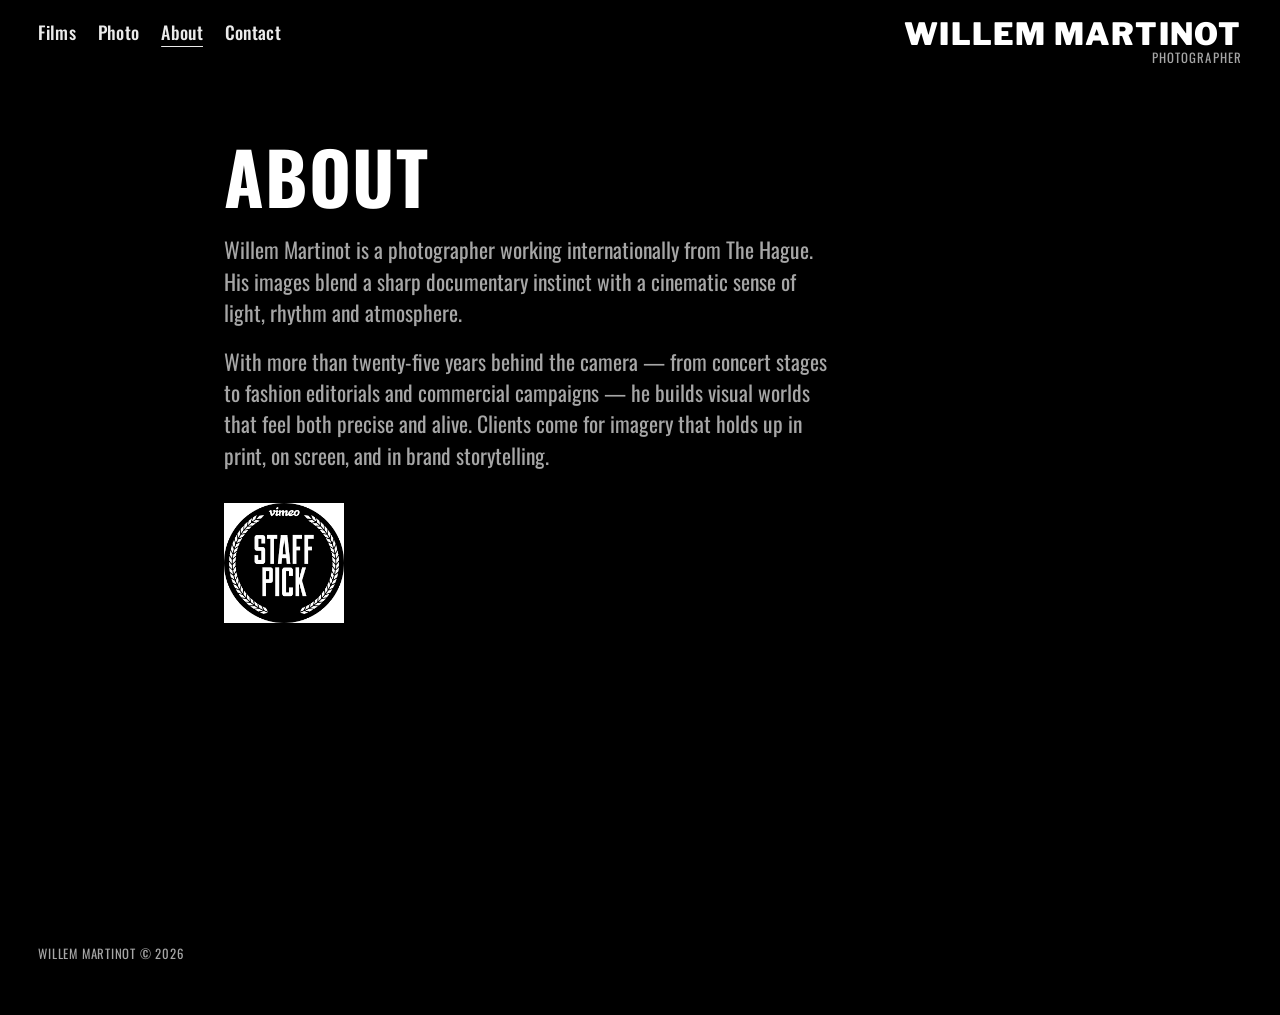
<file: about/index.html>
<!DOCTYPE html>
<html lang="en">
<head>
  <meta charset="UTF-8">
  <meta name="viewport" content="width=device-width, initial-scale=1.0">
  <title>About | Willem Martinot</title>
  <meta name="description" content="About Willem Martinot — photographer with a cinematic approach to fashion, music and commercial imagery.">
  <link rel="canonical" href="https://www.willemmartinot.com/about/">
  <link rel="preconnect" href="https://fonts.googleapis.com">
  <link rel="preconnect" href="https://fonts.gstatic.com" crossorigin>
  <link href="https://fonts.googleapis.com/css2?family=Libre+Franklin:wght@800;900&display=swap" rel="stylesheet">
  <link rel="stylesheet" href="/css/main.css?v=5">
</head>
<body>
  <header class="site-header" data-site-header></header>

  <main class="page">
    <div class="page__inner">
      <h1 class="page__title">About</h1>
      <div class="page__body">
        <p>Willem Martinot is a photographer working internationally from The Hague. His images blend a sharp documentary instinct with a cinematic sense of light, rhythm and atmosphere.</p>
        <p>With more than twenty-five years behind the camera — from concert stages to fashion editorials and commercial campaigns — he builds visual worlds that feel both precise and alive. Clients come for imagery that holds up in print, on screen, and in brand storytelling.</p>
        <img
          class="about-badge"
          src="/media/about/staffpick.png"
          alt="Vimeo Staff Pick"
          width="225"
          height="225"
          loading="lazy"
          decoding="async"
        >
      </div>
    </div>
  </main>

  <footer class="site-footer">
    <p>Willem Martinot © <span data-year></span></p>
  </footer>

  <script src="/js/main.js"></script>
  <script>document.querySelector("[data-year]").textContent = new Date().getFullYear();</script>
</body>
</html>
</file>
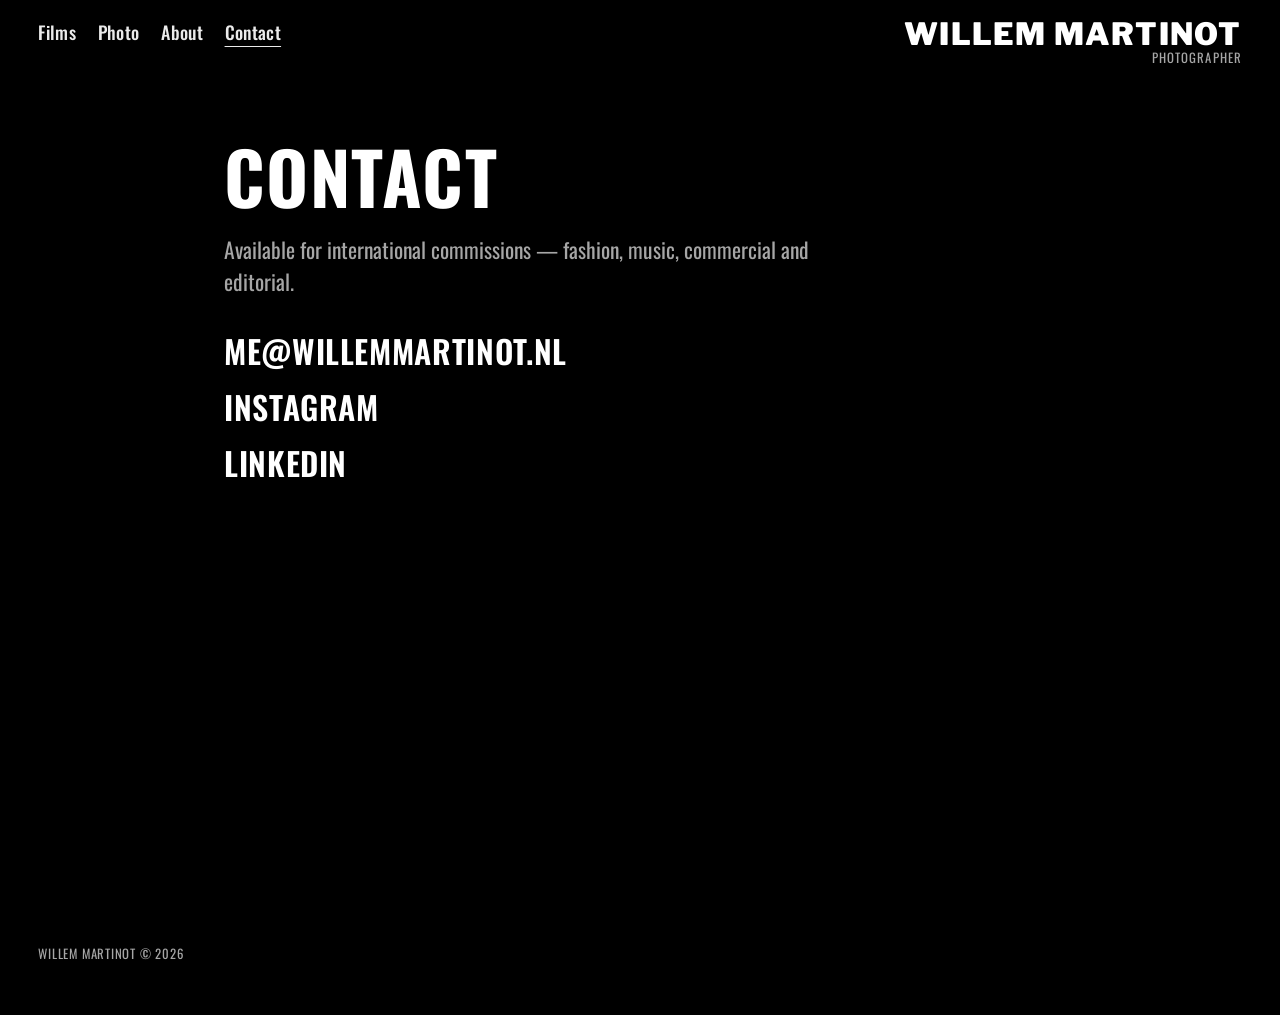
<file: contact/index.html>
<!DOCTYPE html>
<html lang="en">
<head>
  <meta charset="UTF-8">
  <meta name="viewport" content="width=device-width, initial-scale=1.0">
  <title>Contact | Willem Martinot</title>
  <meta name="description" content="Contact Willem Martinot for international photography and film commissions.">
  <link rel="canonical" href="https://www.willemmartinot.com/contact/">
  <link rel="preconnect" href="https://fonts.googleapis.com">
  <link rel="preconnect" href="https://fonts.gstatic.com" crossorigin>
  <link href="https://fonts.googleapis.com/css2?family=Libre+Franklin:wght@800;900&display=swap" rel="stylesheet">
  <link rel="stylesheet" href="/css/main.css?v=5">
</head>
<body>
  <header class="site-header" data-site-header></header>

  <main class="page">
    <div class="page__inner">
      <h1 class="page__title">Contact</h1>
      <p class="page__lead">Available for international commissions — fashion, music, commercial and editorial.</p>
      <div class="contact-links">
        <a href="mailto:me@willemmartinot.nl">me@willemmartinot.nl</a>
        <a href="https://www.instagram.com/willemmartinot" rel="noopener noreferrer" target="_blank">Instagram</a>
        <a href="https://www.linkedin.com/in/willemmartinot/" rel="noopener noreferrer" target="_blank">LinkedIn</a>
      </div>
    </div>
  </main>

  <footer class="site-footer">
    <p>Willem Martinot © <span data-year></span></p>
  </footer>

  <script src="/js/main.js"></script>
  <script>document.querySelector("[data-year]").textContent = new Date().getFullYear();</script>
</body>
</html>
</file>
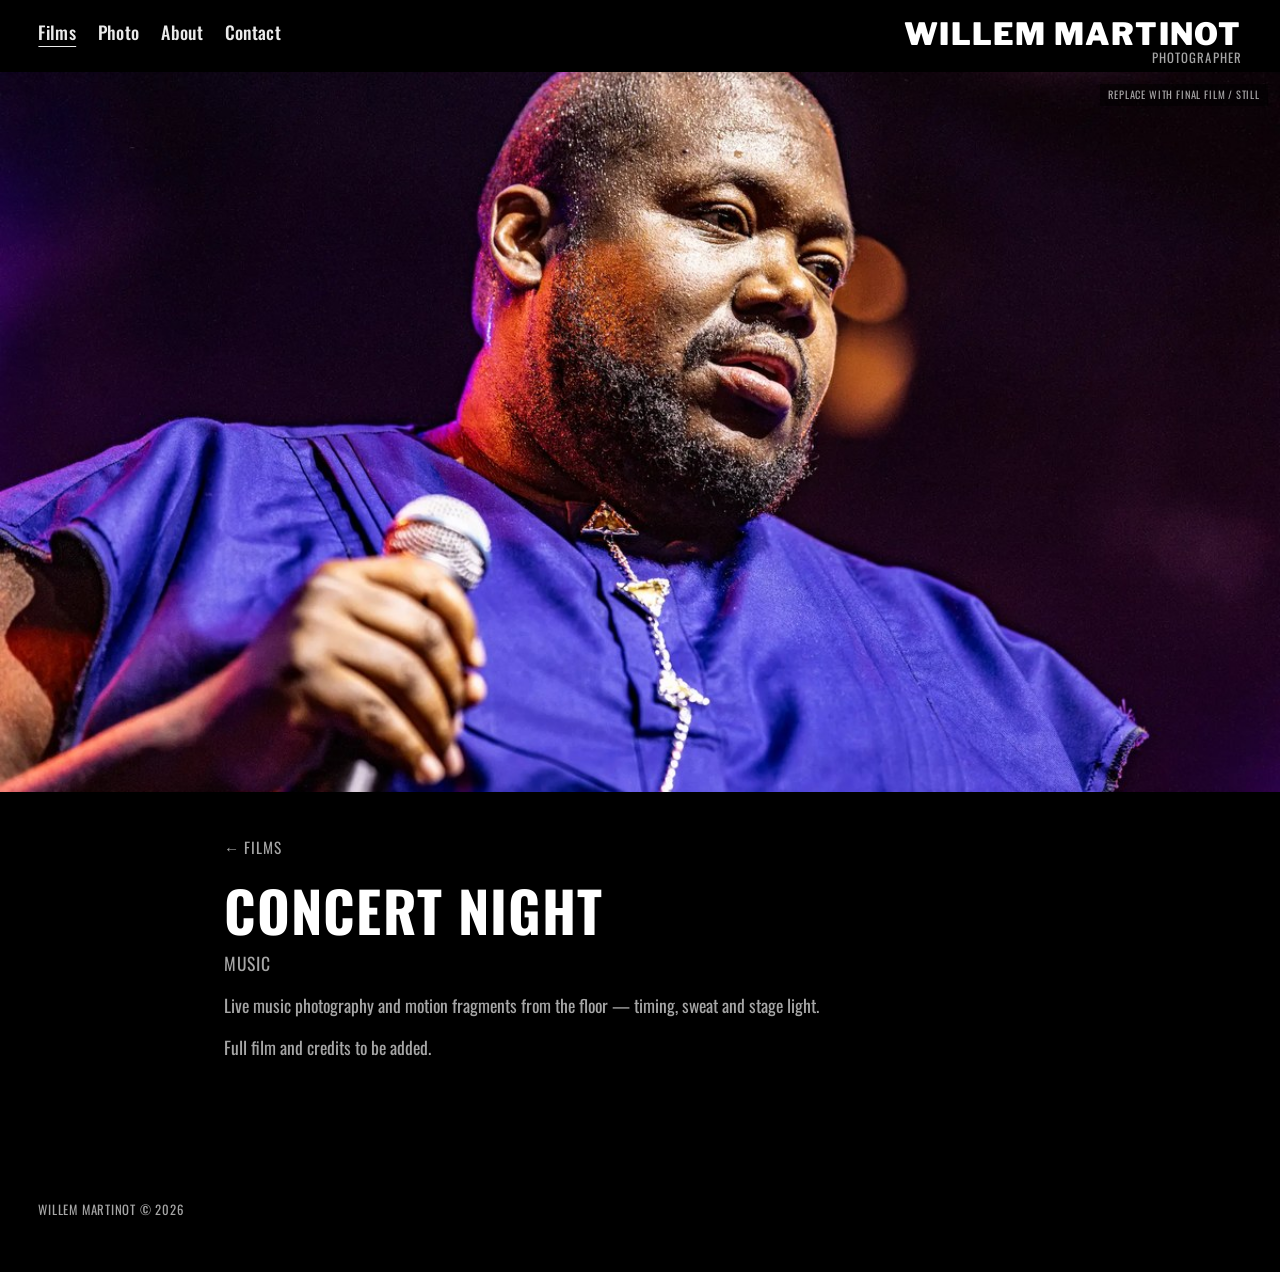
<file: films/concert-night/index.html>
<!DOCTYPE html>
<html lang="en">
<head>
  <meta charset="UTF-8">
  <meta name="viewport" content="width=device-width, initial-scale=1.0">
  <title>Concert Night | Willem Martinot</title>
  <meta name="description" content="Live music photography and motion fragments from the floor — timing, sweat and stage light.">
  <link rel="canonical" href="https://www.willemmartinot.com/films/concert-night/">
  <link rel="preconnect" href="https://fonts.googleapis.com">
  <link rel="preconnect" href="https://fonts.gstatic.com" crossorigin>
  <link href="https://fonts.googleapis.com/css2?family=Libre+Franklin:wght@800;900&display=swap" rel="stylesheet">
  <link rel="stylesheet" href="/css/main.css?v=5">
</head>
<body>
  <header class="site-header" data-site-header></header>

  <main class="page page--flush">
    <div class="project-hero">
      <img src="/media/films/concert-night/poster.jpg" alt="Concert Night" width="1920" height="1080" fetchpriority="high">
      <span class="placeholder-note">Replace with final film / still</span>
    </div>
    <div class="project-meta">
      <a class="back-link" href="/#films">← Films</a>
      <h1>Concert Night</h1>
      <p class="project-meta__credits">Music</p>
      <p>Live music photography and motion fragments from the floor — timing, sweat and stage light.</p>
      <p>Full film and credits to be added.</p>
    </div>
  </main>

  <footer class="site-footer">
    <p>Willem Martinot © <span data-year></span></p>
  </footer>

  <script src="/js/main.js"></script>
  <script>document.querySelector("[data-year]").textContent = new Date().getFullYear();</script>
</body>
</html>
</file>
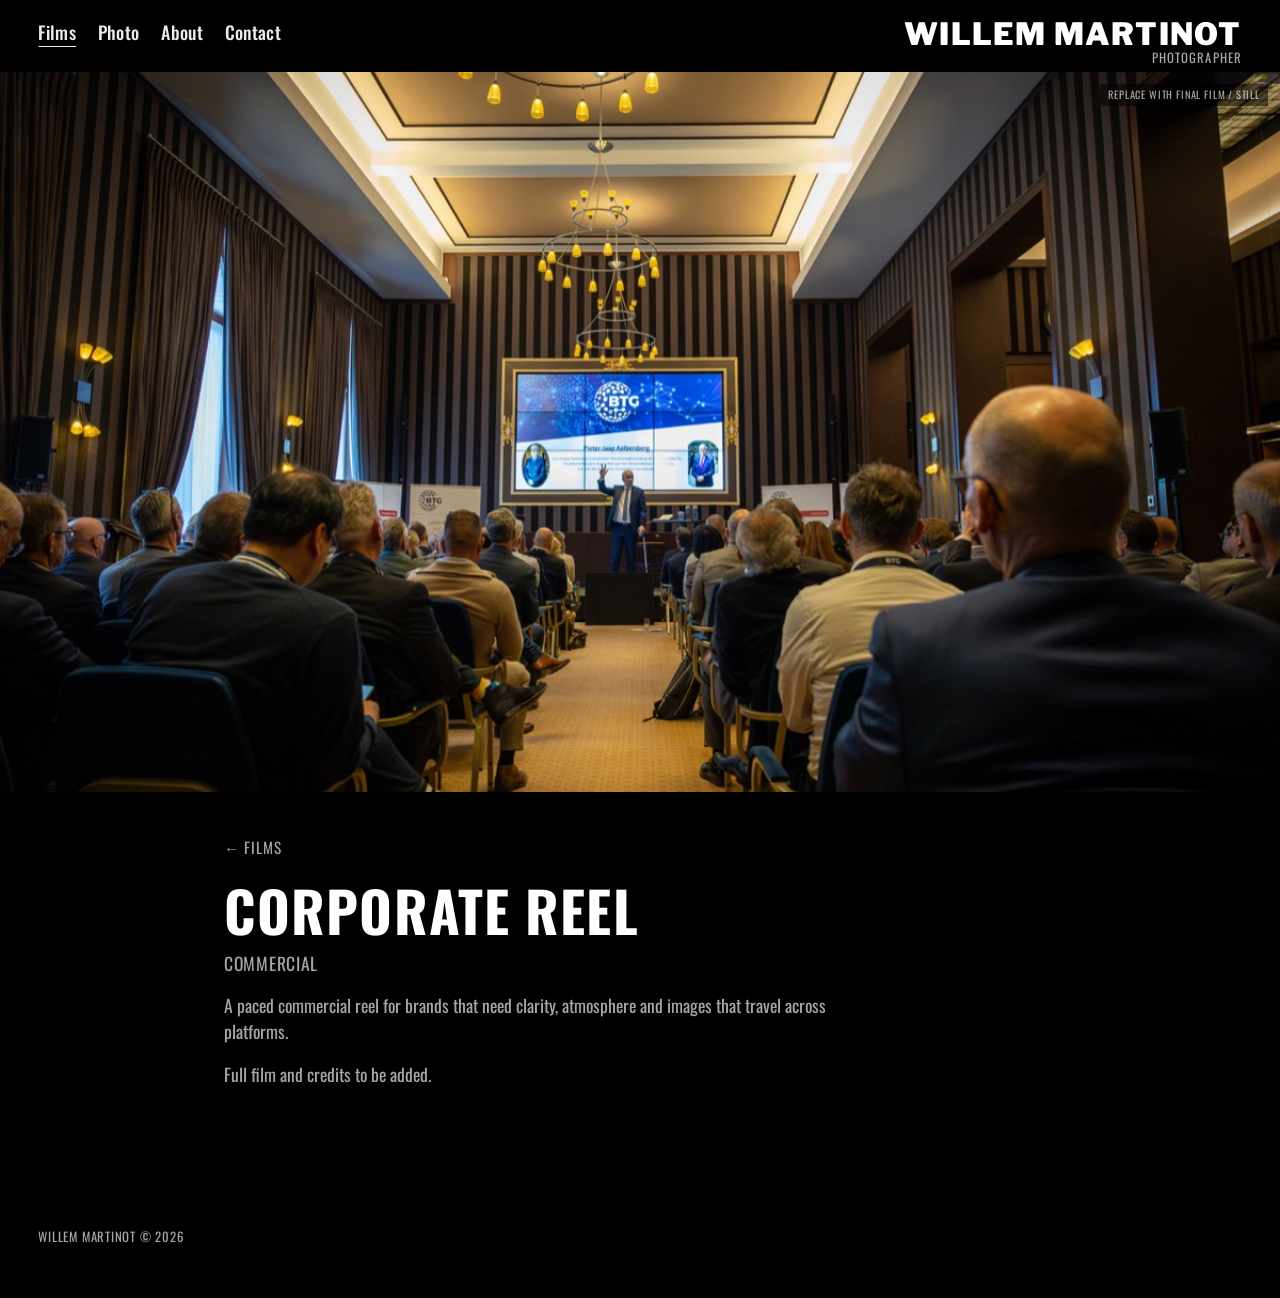
<file: films/corporate-reel/index.html>
<!DOCTYPE html>
<html lang="en">
<head>
  <meta charset="UTF-8">
  <meta name="viewport" content="width=device-width, initial-scale=1.0">
  <title>Corporate Reel | Willem Martinot</title>
  <meta name="description" content="A paced commercial reel for brands that need clarity, atmosphere and images that travel across platforms.">
  <link rel="canonical" href="https://www.willemmartinot.com/films/corporate-reel/">
  <link rel="preconnect" href="https://fonts.googleapis.com">
  <link rel="preconnect" href="https://fonts.gstatic.com" crossorigin>
  <link href="https://fonts.googleapis.com/css2?family=Libre+Franklin:wght@800;900&display=swap" rel="stylesheet">
  <link rel="stylesheet" href="/css/main.css?v=5">
</head>
<body>
  <header class="site-header" data-site-header></header>

  <main class="page page--flush">
    <div class="project-hero">
      <img src="/media/films/corporate-reel/poster.jpg" alt="Corporate Reel" width="1920" height="1080" fetchpriority="high">
      <span class="placeholder-note">Replace with final film / still</span>
    </div>
    <div class="project-meta">
      <a class="back-link" href="/#films">← Films</a>
      <h1>Corporate Reel</h1>
      <p class="project-meta__credits">Commercial</p>
      <p>A paced commercial reel for brands that need clarity, atmosphere and images that travel across platforms.</p>
      <p>Full film and credits to be added.</p>
    </div>
  </main>

  <footer class="site-footer">
    <p>Willem Martinot © <span data-year></span></p>
  </footer>

  <script src="/js/main.js"></script>
  <script>document.querySelector("[data-year]").textContent = new Date().getFullYear();</script>
</body>
</html>
</file>
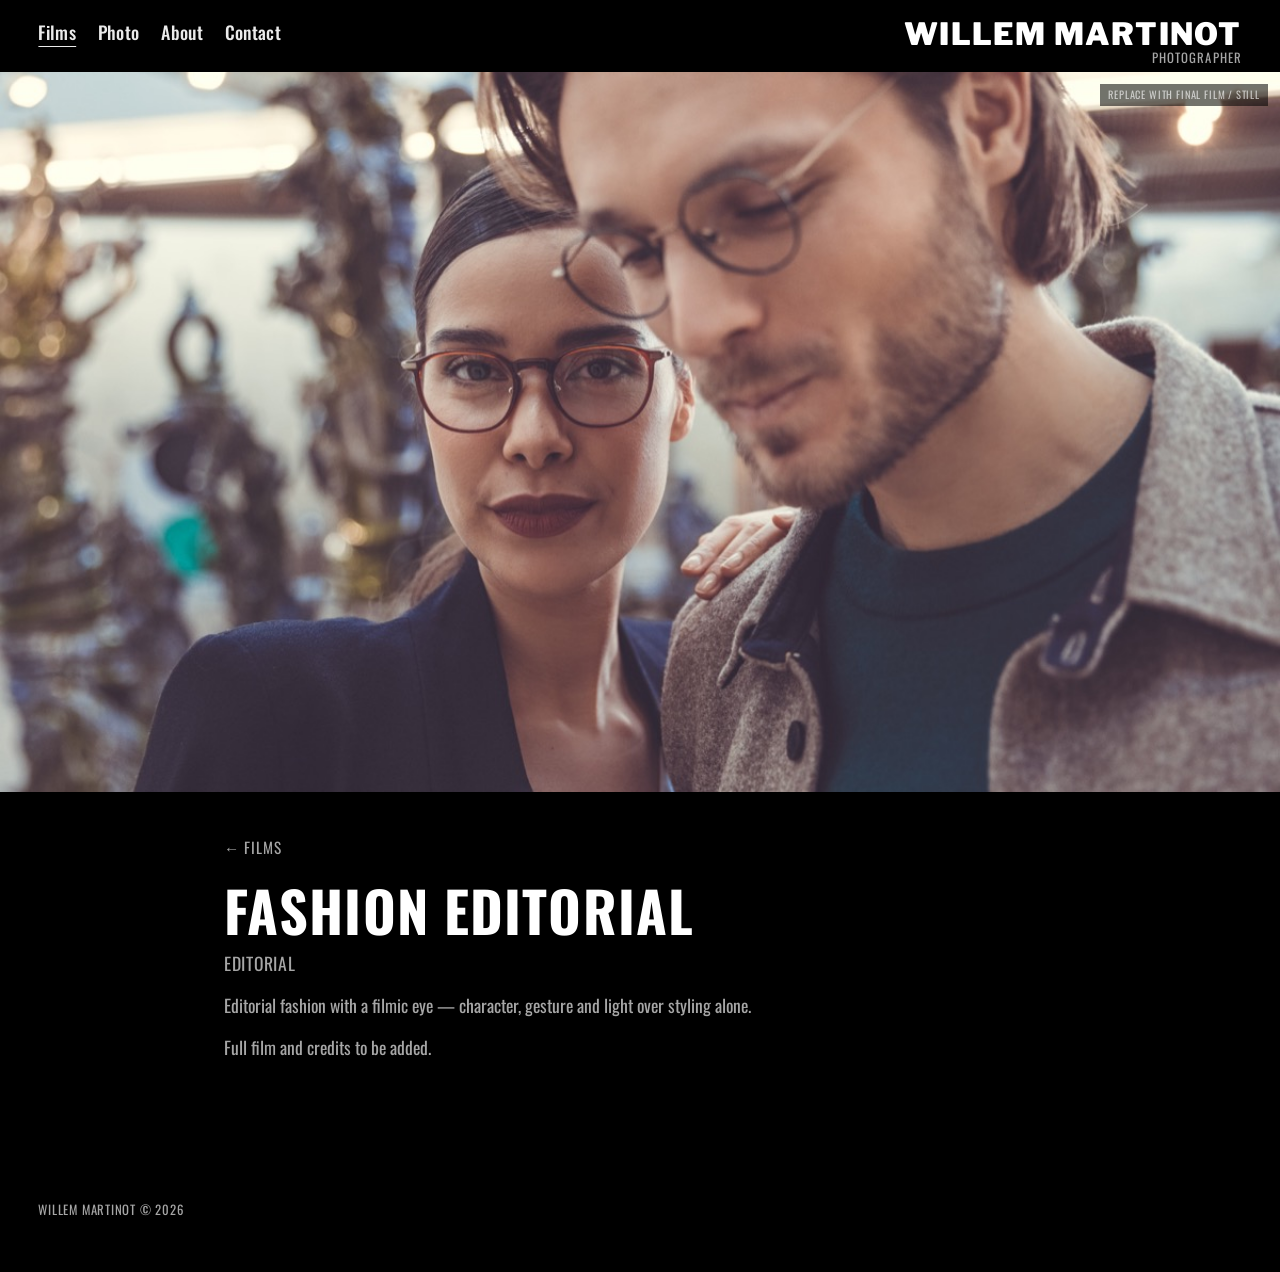
<file: films/fashion-editorial/index.html>
<!DOCTYPE html>
<html lang="en">
<head>
  <meta charset="UTF-8">
  <meta name="viewport" content="width=device-width, initial-scale=1.0">
  <title>Fashion Editorial | Willem Martinot</title>
  <meta name="description" content="Editorial fashion with a filmic eye — character, gesture and light over styling alone.">
  <link rel="canonical" href="https://www.willemmartinot.com/films/fashion-editorial/">
  <link rel="preconnect" href="https://fonts.googleapis.com">
  <link rel="preconnect" href="https://fonts.gstatic.com" crossorigin>
  <link href="https://fonts.googleapis.com/css2?family=Libre+Franklin:wght@800;900&display=swap" rel="stylesheet">
  <link rel="stylesheet" href="/css/main.css?v=5">
</head>
<body>
  <header class="site-header" data-site-header></header>

  <main class="page page--flush">
    <div class="project-hero">
      <img src="/media/films/fashion-editorial/poster.jpg" alt="Fashion Editorial" width="1920" height="1080" fetchpriority="high">
      <span class="placeholder-note">Replace with final film / still</span>
    </div>
    <div class="project-meta">
      <a class="back-link" href="/#films">← Films</a>
      <h1>Fashion Editorial</h1>
      <p class="project-meta__credits">Editorial</p>
      <p>Editorial fashion with a filmic eye — character, gesture and light over styling alone.</p>
      <p>Full film and credits to be added.</p>
    </div>
  </main>

  <footer class="site-footer">
    <p>Willem Martinot © <span data-year></span></p>
  </footer>

  <script src="/js/main.js"></script>
  <script>document.querySelector("[data-year]").textContent = new Date().getFullYear();</script>
</body>
</html>
</file>
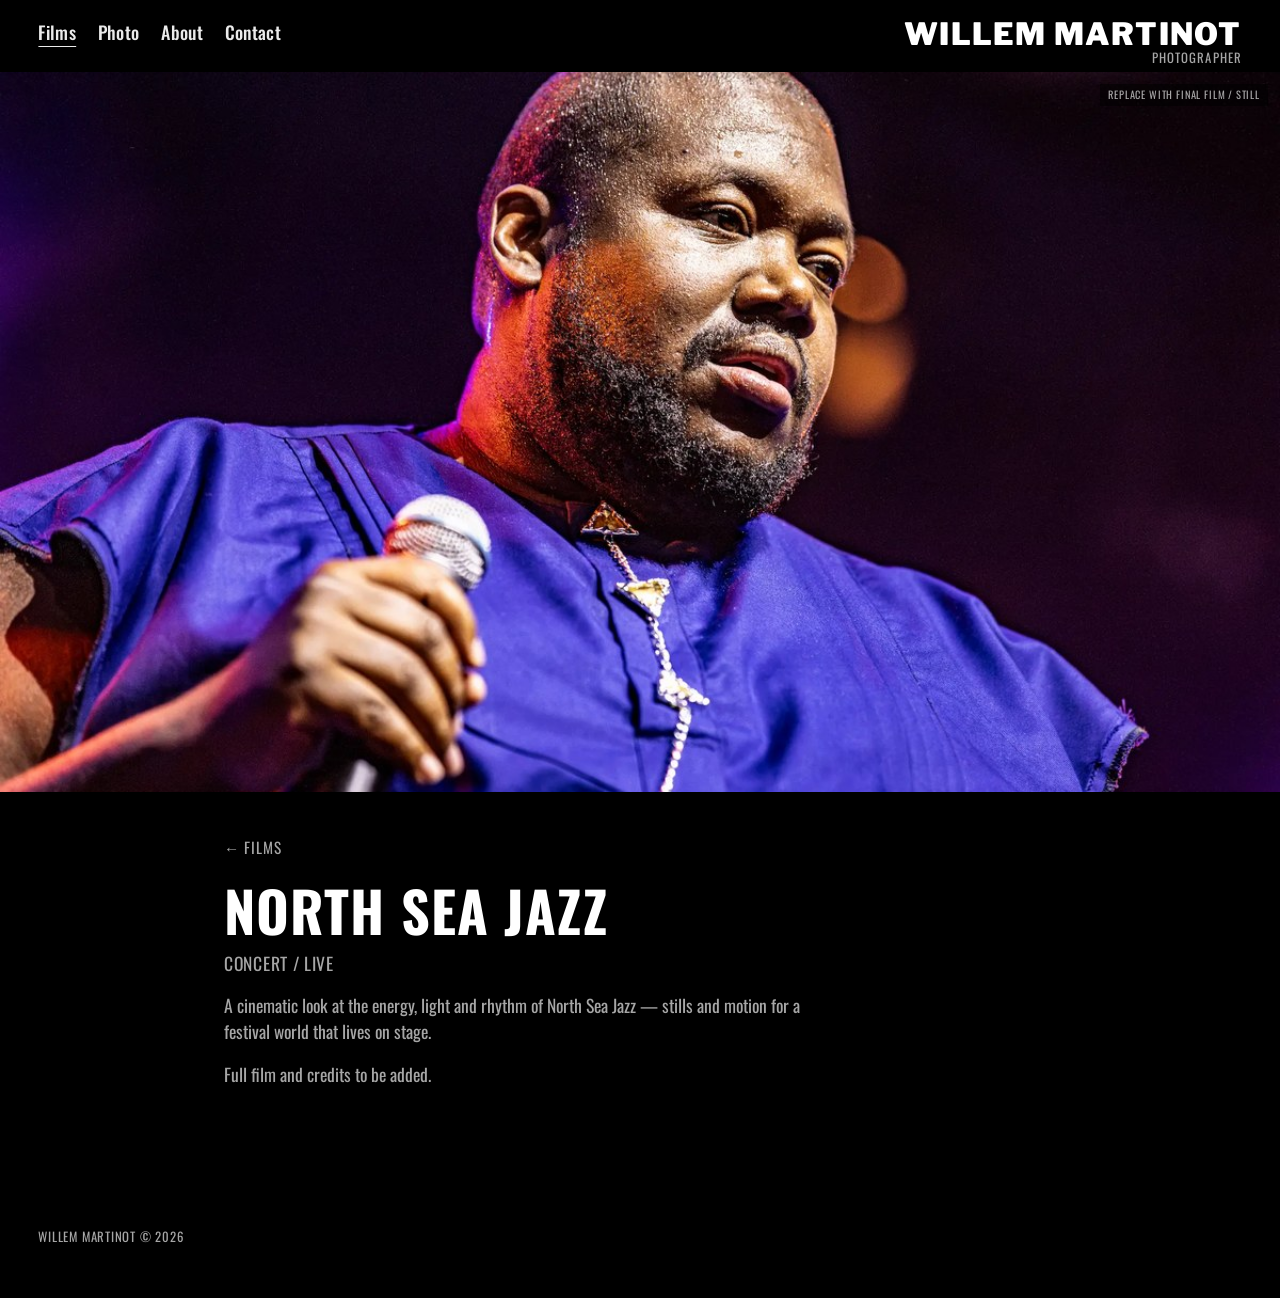
<file: films/north-sea-jazz/index.html>
<!DOCTYPE html>
<html lang="en">
<head>
  <meta charset="UTF-8">
  <meta name="viewport" content="width=device-width, initial-scale=1.0">
  <title>North Sea Jazz | Willem Martinot</title>
  <meta name="description" content="A cinematic look at the energy, light and rhythm of North Sea Jazz — stills and motion for a festival world that lives on stage.">
  <link rel="canonical" href="https://www.willemmartinot.com/films/north-sea-jazz/">
  <link rel="preconnect" href="https://fonts.googleapis.com">
  <link rel="preconnect" href="https://fonts.gstatic.com" crossorigin>
  <link href="https://fonts.googleapis.com/css2?family=Libre+Franklin:wght@800;900&display=swap" rel="stylesheet">
  <link rel="stylesheet" href="/css/main.css?v=5">
</head>
<body>
  <header class="site-header" data-site-header></header>

  <main class="page page--flush">
    <div class="project-hero">
      <img src="/media/films/north-sea-jazz/poster.jpg" alt="North Sea Jazz" width="1920" height="1080" fetchpriority="high">
      <span class="placeholder-note">Replace with final film / still</span>
    </div>
    <div class="project-meta">
      <a class="back-link" href="/#films">← Films</a>
      <h1>North Sea Jazz</h1>
      <p class="project-meta__credits">Concert / Live</p>
      <p>A cinematic look at the energy, light and rhythm of North Sea Jazz — stills and motion for a festival world that lives on stage.</p>
      <p>Full film and credits to be added.</p>
    </div>
  </main>

  <footer class="site-footer">
    <p>Willem Martinot © <span data-year></span></p>
  </footer>

  <script src="/js/main.js"></script>
  <script>document.querySelector("[data-year]").textContent = new Date().getFullYear();</script>
</body>
</html>
</file>
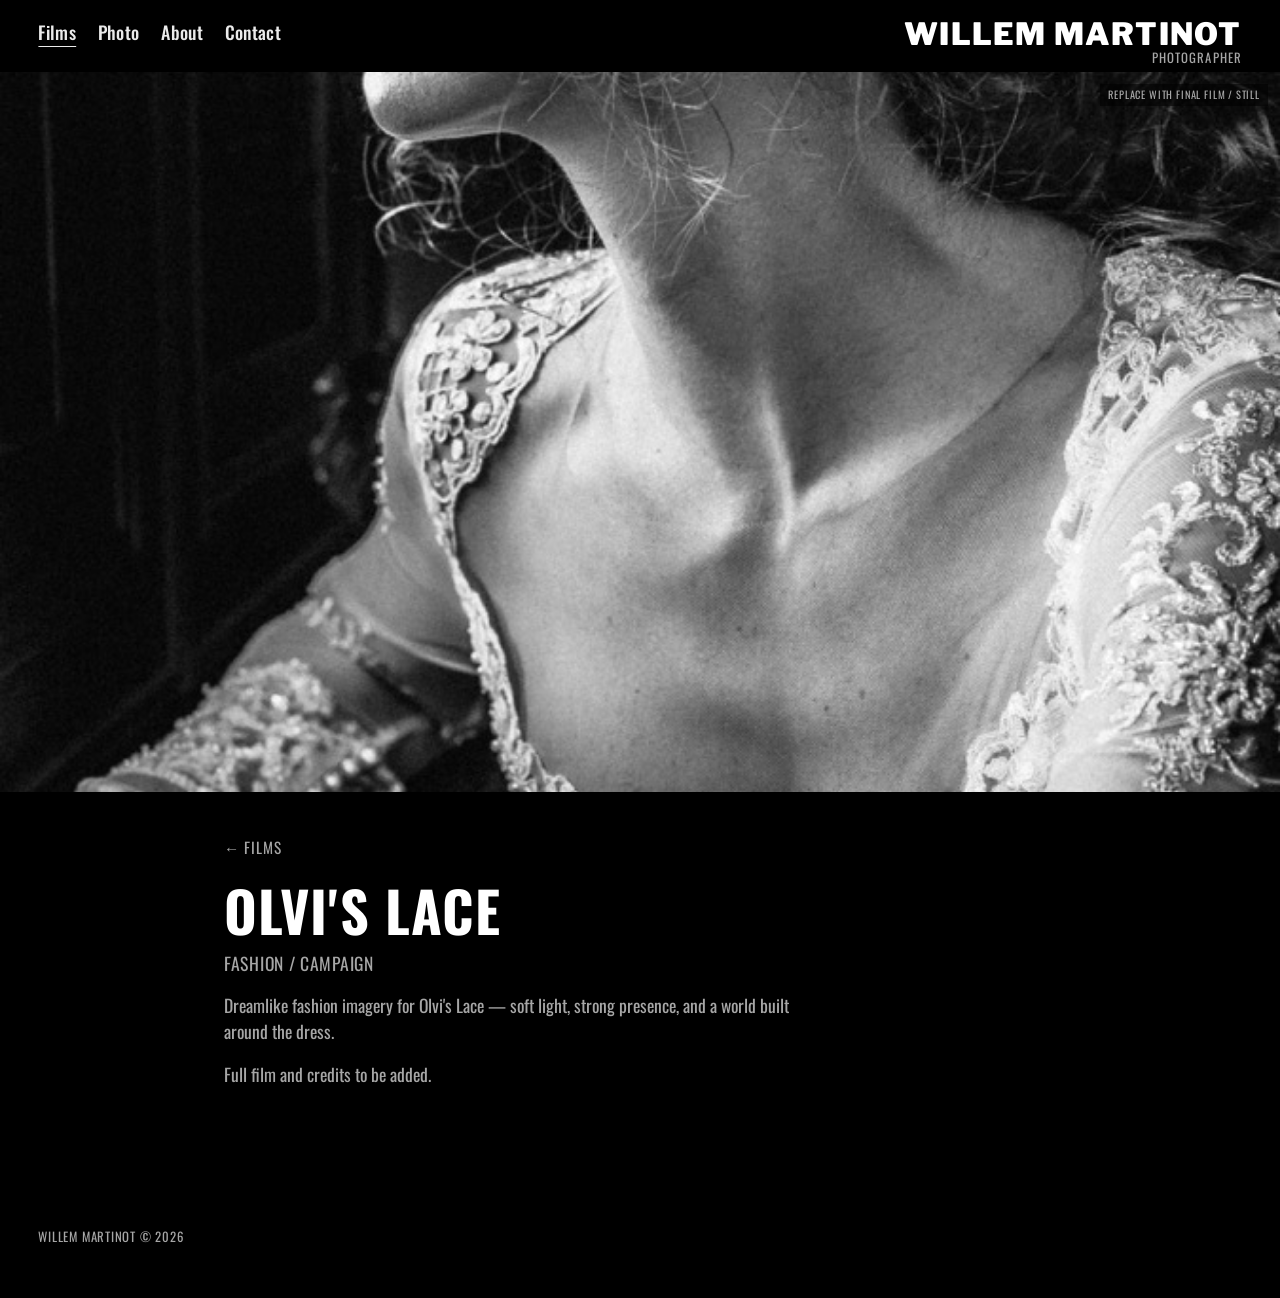
<file: films/olvis-lace/index.html>
<!DOCTYPE html>
<html lang="en">
<head>
  <meta charset="UTF-8">
  <meta name="viewport" content="width=device-width, initial-scale=1.0">
  <title>Olvi's Lace | Willem Martinot</title>
  <meta name="description" content="Dreamlike fashion imagery for Olvi's Lace — soft light, strong presence, and a world built around the dress.">
  <link rel="canonical" href="https://www.willemmartinot.com/films/olvis-lace/">
  <link rel="preconnect" href="https://fonts.googleapis.com">
  <link rel="preconnect" href="https://fonts.gstatic.com" crossorigin>
  <link href="https://fonts.googleapis.com/css2?family=Libre+Franklin:wght@800;900&display=swap" rel="stylesheet">
  <link rel="stylesheet" href="/css/main.css?v=5">
</head>
<body>
  <header class="site-header" data-site-header></header>

  <main class="page page--flush">
    <div class="project-hero">
      <img src="/media/films/olvis-lace/poster.jpg" alt="Olvi's Lace" width="1920" height="1080" fetchpriority="high">
      <span class="placeholder-note">Replace with final film / still</span>
    </div>
    <div class="project-meta">
      <a class="back-link" href="/#films">← Films</a>
      <h1>Olvi's Lace</h1>
      <p class="project-meta__credits">Fashion / Campaign</p>
      <p>Dreamlike fashion imagery for Olvi's Lace — soft light, strong presence, and a world built around the dress.</p>
      <p>Full film and credits to be added.</p>
    </div>
  </main>

  <footer class="site-footer">
    <p>Willem Martinot © <span data-year></span></p>
  </footer>

  <script src="/js/main.js"></script>
  <script>document.querySelector("[data-year]").textContent = new Date().getFullYear();</script>
</body>
</html>
</file>
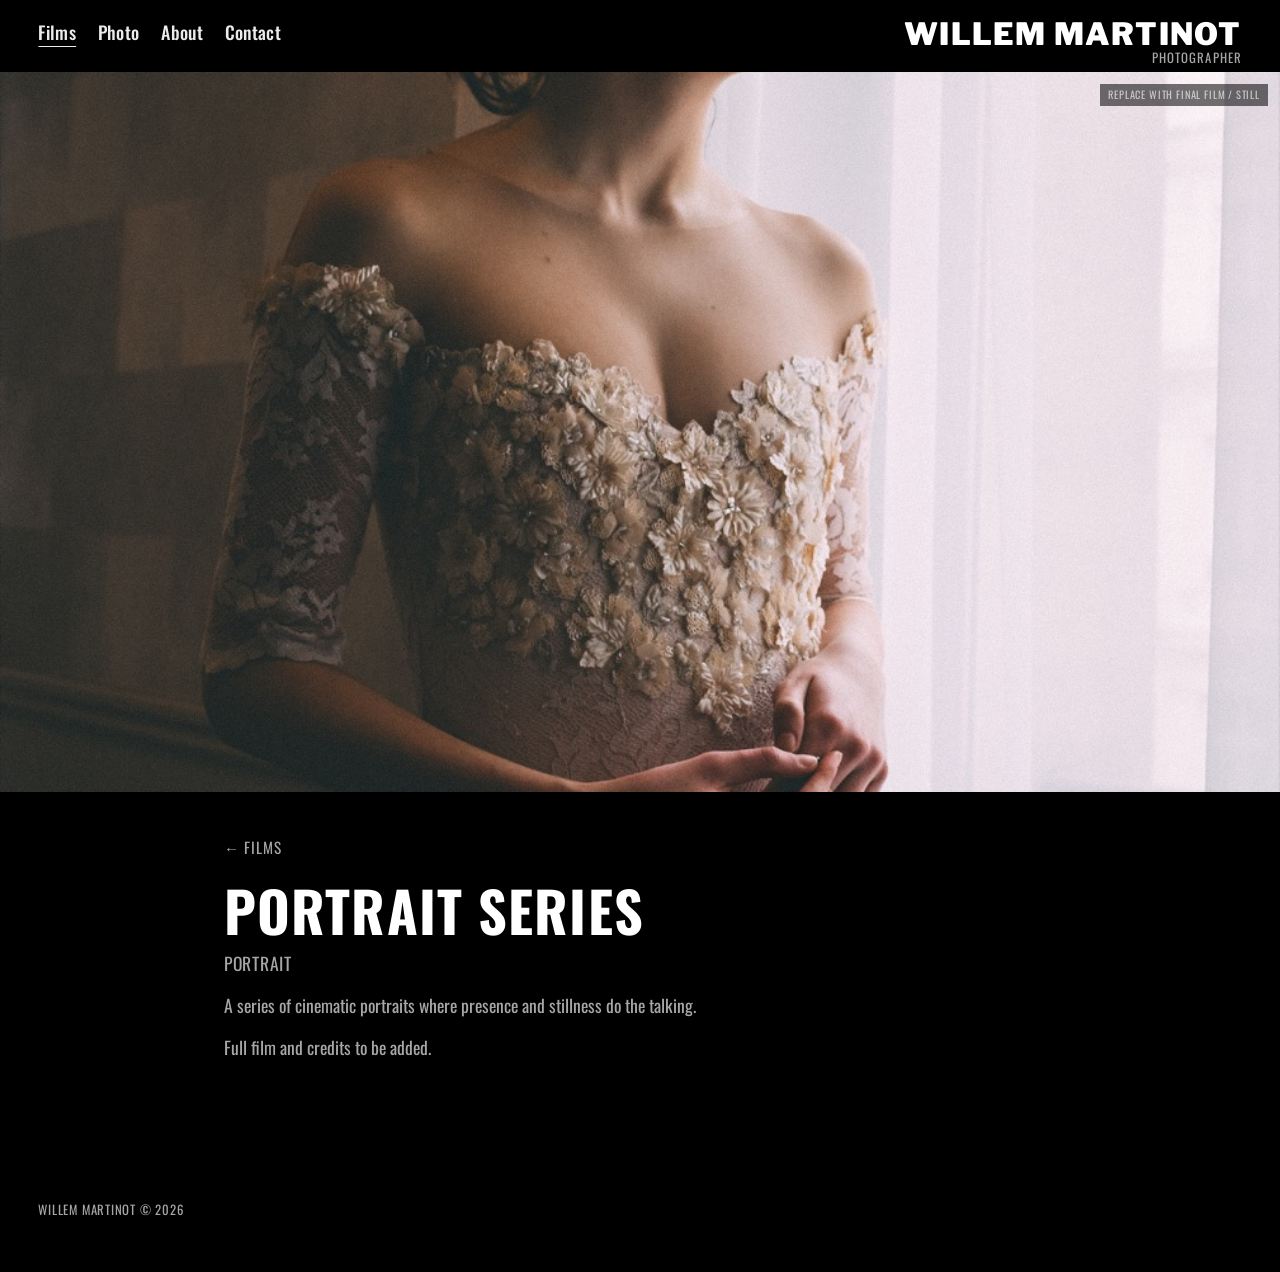
<file: films/portrait-series/index.html>
<!DOCTYPE html>
<html lang="en">
<head>
  <meta charset="UTF-8">
  <meta name="viewport" content="width=device-width, initial-scale=1.0">
  <title>Portrait Series | Willem Martinot</title>
  <meta name="description" content="A series of cinematic portraits where presence and stillness do the talking.">
  <link rel="canonical" href="https://www.willemmartinot.com/films/portrait-series/">
  <link rel="preconnect" href="https://fonts.googleapis.com">
  <link rel="preconnect" href="https://fonts.gstatic.com" crossorigin>
  <link href="https://fonts.googleapis.com/css2?family=Libre+Franklin:wght@800;900&display=swap" rel="stylesheet">
  <link rel="stylesheet" href="/css/main.css?v=5">
</head>
<body>
  <header class="site-header" data-site-header></header>

  <main class="page page--flush">
    <div class="project-hero">
      <img src="/media/films/portrait-series/poster.jpg" alt="Portrait Series" width="1920" height="1080" fetchpriority="high">
      <span class="placeholder-note">Replace with final film / still</span>
    </div>
    <div class="project-meta">
      <a class="back-link" href="/#films">← Films</a>
      <h1>Portrait Series</h1>
      <p class="project-meta__credits">Portrait</p>
      <p>A series of cinematic portraits where presence and stillness do the talking.</p>
      <p>Full film and credits to be added.</p>
    </div>
  </main>

  <footer class="site-footer">
    <p>Willem Martinot © <span data-year></span></p>
  </footer>

  <script src="/js/main.js"></script>
  <script>document.querySelector("[data-year]").textContent = new Date().getFullYear();</script>
</body>
</html>
</file>
<file: css/main.css>
@font-face {
  font-family: "Oswald";
  src: url("/fonts/oswald/Oswald-VariableFont_wght.ttf") format("truetype");
  font-weight: 200 700;
  font-style: normal;
  font-display: swap;
}

:root {
  --color-bg: #000000;
  --color-text: #ffffff;
  --color-text-muted: rgba(255, 255, 255, 0.65);
  --color-placeholder: #1a1a1a;
  --font-display: "Oswald", "Arial Narrow", sans-serif;
  --font-brand: "Libre Franklin", "Helvetica Neue", sans-serif;
  --header-h: 4.5rem;
  --ease-out: cubic-bezier(0.22, 1, 0.36, 1);
}

*,
*::before,
*::after {
  box-sizing: border-box;
}

html {
  scroll-behavior: smooth;
}

body {
  margin: 0;
  background: var(--color-bg);
  color: var(--color-text);
  font-family: var(--font-display);
  font-weight: 400;
  line-height: 1.35;
  -webkit-font-smoothing: antialiased;
  text-rendering: optimizeLegibility;
}

img,
video {
  max-width: 100%;
  display: block;
}

a {
  color: inherit;
  text-decoration: none;
}

button {
  font: inherit;
  color: inherit;
  background: none;
  border: none;
  cursor: pointer;
  padding: 0;
}

/* --- Header --- */
.site-header {
  position: fixed;
  inset: 0 0 auto;
  z-index: 100;
  display: flex;
  align-items: flex-start;
  justify-content: space-between;
  padding: 1.25rem clamp(1rem, 3vw, 2.5rem);
  pointer-events: none;
}

.site-header a,
.site-header button {
  pointer-events: auto;
}

.nav {
  display: flex;
  flex-wrap: wrap;
  gap: 0.85rem 1.35rem;
  list-style: none;
  margin: 0;
  padding: 0;
}

.nav a {
  font-size: clamp(0.95rem, 1.4vw, 1.15rem);
  font-weight: 500;
  letter-spacing: 0.02em;
  text-transform: capitalize;
  opacity: 0.92;
  transition: opacity 0.25s ease;
}

.nav a:hover {
  opacity: 1;
}

.nav a[aria-current="page"] {
  text-decoration: underline;
  text-underline-offset: 0.35em;
  text-decoration-thickness: 1px;
}

.brand {
  text-align: right;
  line-height: 0.95;
}

.brand__name {
  display: block;
  font-family: var(--font-brand);
  font-size: clamp(1.35rem, 2.4vw, 2rem);
  font-weight: 900;
  letter-spacing: 0.04em;
  text-transform: uppercase;
}

.brand__title {
  display: block;
  margin-top: 0.2rem;
  font-size: clamp(0.7rem, 1vw, 0.85rem);
  font-weight: 400;
  letter-spacing: 0.08em;
  text-transform: uppercase;
  color: var(--color-text-muted);
}

/* --- Hero --- */
.hero {
  position: relative;
  width: 100vw;
  height: 100vh;
  height: 100dvh;
  overflow: hidden;
  background: var(--color-bg);
}

.hero__media {
  position: absolute;
  inset: 0;
  z-index: 0;
}

.hero__media video,
.hero__media img {
  position: absolute;
  inset: 0;
  width: 100%;
  height: 100%;
  object-fit: cover;
}

.hero__media img {
  z-index: 0;
}

.hero__media video {
  z-index: 1;
  opacity: 0;
  transition: opacity 0.8s var(--ease-out);
}

.hero__media video.is-ready {
  opacity: 1;
}

.hero__media:has(video.is-ready) img {
  opacity: 0;
}

.hero__scrim {
  position: absolute;
  inset: 0;
  z-index: 1;
  background:
    linear-gradient(to bottom, rgba(0, 0, 0, 0.35) 0%, transparent 28%),
    linear-gradient(to top, rgba(0, 0, 0, 0.45) 0%, transparent 35%);
  pointer-events: none;
}

.hero__copy {
  position: absolute;
  left: clamp(1rem, 3vw, 2.5rem);
  bottom: clamp(4rem, 10vh, 6.5rem);
  z-index: 2;
  max-width: min(28rem, 88vw);
  opacity: 0;
  transform: translateY(1rem);
  animation: hero-in 0.9s var(--ease-out) 0.25s forwards;
}

.hero__copy p {
  margin: 0;
  font-family: var(--font-brand);
  font-size: clamp(1.75rem, 4.2vw, 3.25rem);
  font-weight: 800;
  line-height: 1.05;
  letter-spacing: 0.01em;
  text-shadow: 0 2px 24px rgba(0, 0, 0, 0.55);
}

.hero-scroll {
  position: absolute;
  left: 50%;
  bottom: 1.5rem;
  z-index: 2;
  transform: translateX(-50%);
  width: 2.5rem;
  height: 2.5rem;
  display: grid;
  place-items: center;
  opacity: 0.85;
  animation: scroll-pulse 2s ease-in-out infinite;
}

.hero-scroll:hover {
  opacity: 1;
}

.hero-scroll svg {
  width: 1.75rem;
  height: 1.75rem;
}

@keyframes hero-in {
  to {
    opacity: 1;
    transform: translateY(0);
  }
}

@keyframes scroll-pulse {
  0%,
  100% {
    transform: translateX(-50%) translateY(0);
  }
  50% {
    transform: translateX(-50%) translateY(6px);
  }
}

/* --- Films grid --- */
.films {
  width: 100%;
  padding: 30px;
}

.films-grid {
  display: grid;
  grid-template-columns: repeat(2, 1fr);
  gap: 30px;
}

.film-tile {
  position: relative;
  display: block;
  aspect-ratio: 16 / 9;
  overflow: hidden;
  background: var(--color-placeholder);
  color: inherit;
}

.film-tile__poster,
.film-tile__video {
  position: absolute;
  inset: 0;
  width: 100%;
  height: 100%;
  object-fit: cover;
}

.film-tile__poster {
  transition: transform 0.7s var(--ease-out);
}

.film-tile__video {
  opacity: 0;
  transition: opacity 0.35s ease;
}

.film-tile__overlay {
  position: absolute;
  inset: 0;
  display: flex;
  align-items: flex-end;
  padding: clamp(1rem, 2.5vw, 1.75rem);
  background: linear-gradient(to top, rgba(0, 0, 0, 0.7) 0%, transparent 55%);
  opacity: 0;
  transition: opacity 0.35s ease;
}

.film-tile__title {
  margin: 0;
  font-size: clamp(1rem, 2vw, 1.5rem);
  font-weight: 600;
  letter-spacing: 0.02em;
  text-transform: uppercase;
}

.film-tile:hover .film-tile__overlay,
.film-tile:focus-visible .film-tile__overlay,
.film-tile.is-previewing .film-tile__overlay {
  opacity: 1;
}

.film-tile:hover .film-tile__poster,
.film-tile:focus-visible .film-tile__poster,
.film-tile.is-previewing .film-tile__poster {
  transform: scale(1.04);
}

.film-tile:hover .film-tile__video,
.film-tile:focus-visible .film-tile__video,
.film-tile.is-previewing .film-tile__video.is-ready {
  opacity: 1;
}

.film-tile:focus-visible {
  outline: 2px solid #fff;
  outline-offset: -2px;
}

/* --- Page shell (inner pages) --- */
.page {
  padding-top: calc(var(--header-h) + 1rem);
  min-height: 100vh;
}

.page--flush {
  padding-top: var(--header-h);
}

.page__inner {
  width: min(52rem, 92vw);
  margin: 0 auto;
  padding: clamp(2rem, 6vh, 4rem) 0 clamp(4rem, 10vh, 6rem);
}

.page__title {
  margin: 0 0 1.5rem;
  font-size: clamp(2.5rem, 7vw, 4.5rem);
  font-weight: 700;
  letter-spacing: 0.02em;
  text-transform: uppercase;
  line-height: 0.95;
}

.page__lead,
.page__body p {
  margin: 0 0 1.1rem;
  font-size: clamp(1.05rem, 2vw, 1.35rem);
  font-weight: 400;
  line-height: 1.45;
  color: var(--color-text-muted);
  max-width: 38rem;
}

.page__body p:last-child {
  margin-bottom: 0;
}

.about-badge {
  display: block;
  width: clamp(5.5rem, 12vw, 7.5rem);
  height: auto;
  margin-top: 2rem;
}

.contact-links {
  display: flex;
  flex-direction: column;
  gap: 0.75rem;
  margin-top: 2rem;
}

.contact-links a {
  font-size: clamp(1.25rem, 3vw, 2rem);
  font-weight: 600;
  letter-spacing: 0.02em;
  text-transform: uppercase;
  width: fit-content;
  border-bottom: 1px solid transparent;
  transition: border-color 0.25s ease, opacity 0.25s ease;
}

.contact-links a:hover {
  border-bottom-color: currentColor;
}

/* --- Photography masonry --- */
.photo-page {
  padding-top: var(--header-h);
}

.fashion-masonry {
  column-count: 3;
  column-gap: 8px;
  width: 100%;
  padding: 0;
}

.fashion-masonry--full {
  max-width: none;
}

.fashion-masonry__item {
  break-inside: avoid;
  margin-bottom: 8px;
  overflow: hidden;
  background: var(--color-placeholder);
}

.fashion-masonry__item img {
  width: 100%;
  height: auto;
  display: block;
  cursor: pointer;
  transition: transform 0.5s var(--ease-out);
}

.fashion-masonry__item:hover img {
  transform: scale(1.02);
}

/* --- Film project --- */
.project-hero {
  position: relative;
  width: 100%;
  aspect-ratio: 16 / 9;
  max-height: 80vh;
  overflow: hidden;
  background: var(--color-placeholder);
}

.project-hero img,
.project-hero video {
  width: 100%;
  height: 100%;
  object-fit: cover;
}

.project-meta {
  width: min(52rem, 92vw);
  margin: 0 auto;
  padding: clamp(2rem, 5vh, 3.5rem) 0 5rem;
}

.project-meta h1 {
  margin: 0 0 0.75rem;
  font-size: clamp(2rem, 5vw, 3.5rem);
  font-weight: 700;
  text-transform: uppercase;
  letter-spacing: 0.02em;
  line-height: 1;
}

.project-meta__credits {
  margin: 0 0 1.5rem;
  font-size: 0.95rem;
  letter-spacing: 0.04em;
  text-transform: uppercase;
  color: var(--color-text-muted);
}

.project-meta p {
  margin: 0 0 1rem;
  font-size: 1.1rem;
  line-height: 1.5;
  color: var(--color-text-muted);
  max-width: 38rem;
}

.back-link {
  display: inline-block;
  margin-bottom: 1.5rem;
  font-size: 0.95rem;
  letter-spacing: 0.06em;
  text-transform: uppercase;
  color: var(--color-text-muted);
  transition: color 0.25s ease;
}

.back-link:hover {
  color: var(--color-text);
}

/* --- Lightbox --- */
.lightbox {
  position: fixed;
  inset: 0;
  z-index: 200;
  display: none;
  align-items: center;
  justify-content: center;
  padding: 1.5rem;
  background: rgba(0, 0, 0, 0.92);
  cursor: zoom-out;
}

.lightbox.active {
  display: flex;
}

.lightbox img {
  max-width: min(96vw, 1600px);
  max-height: 92vh;
  width: auto;
  height: auto;
  object-fit: contain;
}

/* --- Footer --- */
.site-footer {
  padding: 2rem clamp(1rem, 3vw, 2.5rem) 2.5rem;
  font-size: 0.8rem;
  letter-spacing: 0.06em;
  text-transform: uppercase;
  color: var(--color-text-muted);
}

/* --- Placeholder badge --- */
.placeholder-note {
  position: absolute;
  top: 0.75rem;
  right: 0.75rem;
  z-index: 2;
  padding: 0.25rem 0.5rem;
  font-size: 0.65rem;
  letter-spacing: 0.08em;
  text-transform: uppercase;
  background: rgba(0, 0, 0, 0.55);
  color: var(--color-text-muted);
  pointer-events: none;
}

/* --- Responsive --- */
@media (max-width: 900px) {
  .films {
    padding: 20px;
  }

  .films-grid {
    grid-template-columns: 1fr;
    gap: 20px;
  }

  .fashion-masonry {
    column-count: 2;
  }

  .hero__copy p {
    font-size: clamp(1.5rem, 6vw, 2.25rem);
  }
}

@media (max-width: 600px) {
  .site-header {
    padding: 1rem;
  }

  .nav {
    gap: 0.65rem 1rem;
    max-width: 58%;
  }

  .nav a {
    font-size: 0.9rem;
  }

  .brand__name {
    font-size: 1.1rem;
  }

  .fashion-masonry {
    column-count: 1;
    column-gap: 0;
  }

  .fashion-masonry__item {
    margin-bottom: 4px;
  }
}

@media (prefers-reduced-motion: reduce) {
  html {
    scroll-behavior: auto;
  }

  .hero__copy,
  .hero-scroll,
  .film-tile__overlay,
  .film-tile__video,
  .fashion-masonry__item img {
    animation: none;
    transition: none;
  }

  .hero__copy {
    opacity: 1;
    transform: none;
  }
}
</file>
